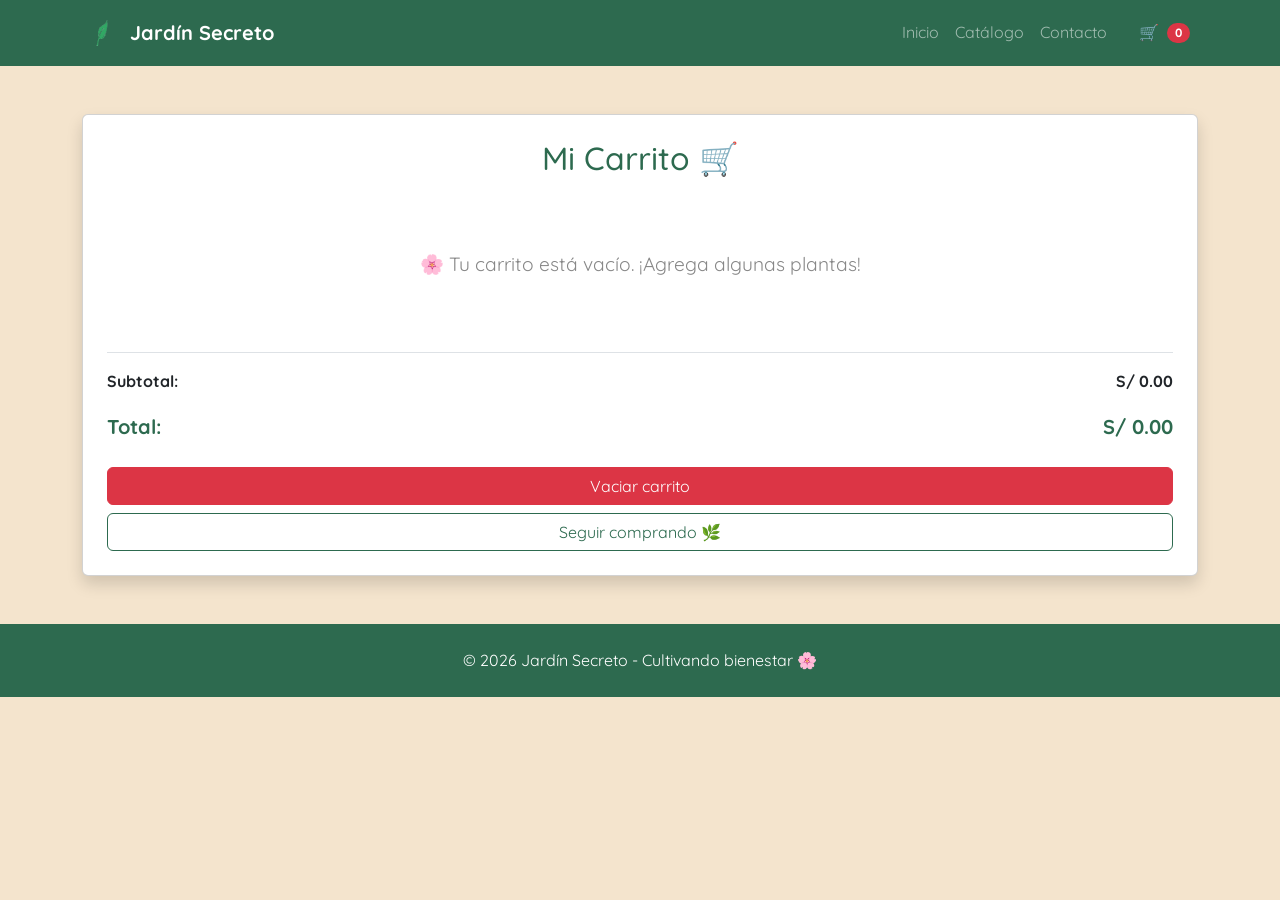
<file: paginas/carrito.html>
<!DOCTYPE html>
<html lang="es">
<head>
    <meta charset="UTF-8" />
    <meta name="viewport" content="width=device-width, initial-scale=1.0" />
    <title>Jardín Secreto | Carrito</title>
    <link href="https://cdn.jsdelivr.net/npm/bootstrap@5.3.8/dist/css/bootstrap.min.css" rel="stylesheet" />
    <link href="https://fonts.googleapis.com/css2?family=Quicksand:wght@300;400;500;600;700&display=swap" rel="stylesheet" />
    <link rel="stylesheet" href="../css/style.css" />
</head>
<body>
    <header class="sticky-top">
        <nav class="navbar navbar-expand-lg navbar-dark bg-success">
            <div class="container">
                <a class="navbar-brand d-flex align-items-center" href="../index.html">
                    <img src="../img/logo.svg" alt="Logo Jardín Secreto" width="40" height="40" class="me-2" />
                    <span class="fw-bold">Jardín Secreto</span>
                </a>
                <button class="navbar-toggler border-0" type="button" data-bs-toggle="collapse" data-bs-target="#menuPrincipal" aria-controls="menuPrincipal" aria-expanded="false" aria-label="Menú de navegación">
                    <span class="navbar-toggler-icon"></span>
                </button>
                <div class="collapse navbar-collapse" id="menuPrincipal">
                    <ul class="navbar-nav ms-auto mb-2 mb-lg-0">
                        <li class="nav-item"><a class="nav-link" href="../index.html">Inicio</a></li>
                        <li class="nav-item"><a class="nav-link" href="catalogo.html">Catálogo</a></li>
                        <li class="nav-item"><a class="nav-link" href="contacto.html">Contacto</a></li>
                    </ul>
                    <a class="carrito-icono ms-lg-3" href="carrito.html">
                        <span>🛒</span>
                        <span class="badge rounded-pill bg-danger" id="contador-header">0</span>
                    </a>
                </div>
            </div>
        </nav>
    </header>
    <main>
        <section class="container my-5">
            <div class="card shadow">
                <div class="card-body p-4">
                    <h2 class="card-title text-center text-success mb-4">Mi Carrito 🛒</h2>
                    <div id="items-carrito" class="items-carrito"></div>
                    <div class="border-top pt-3 mt-3">
                        <div class="d-flex justify-content-between">
                            <p class="fw-bold">Subtotal:</p>
                            <p id="subtotal" class="fw-bold">S/ 0.00</p>
                        </div>
                        <div class="d-flex justify-content-between">
                            <p class="fw-bold fs-5 text-success">Total:</p>
                            <p id="total" class="fw-bold fs-5 text-success">S/ 0.00</p>
                        </div>
                        <button id="vaciar-carrito" class="btn btn-danger w-100 mt-2">Vaciar carrito</button>
                        <a href="catalogo.html" class="btn btn-outline-success w-100 mt-2">Seguir comprando 🌿</a>
                    </div>
                </div>
            </div>
        </section>
    </main>

    <footer class="bg-success text-white text-center py-4 mt-5">
        <p class="mb-0">© 2026 Jardín Secreto - Cultivando bienestar 🌸</p>
    </footer>

    <script src="https://cdn.jsdelivr.net/npm/bootstrap@5.3.8/dist/js/bootstrap.bundle.min.js">
    </script>
    <script src="../js/data.js"></script>
    <script src="../js/carrito.js"></script>
    <script src="../js/storage.js"></script>
    <script src="../js/main.js"></script>

</body>
</html>
</file>
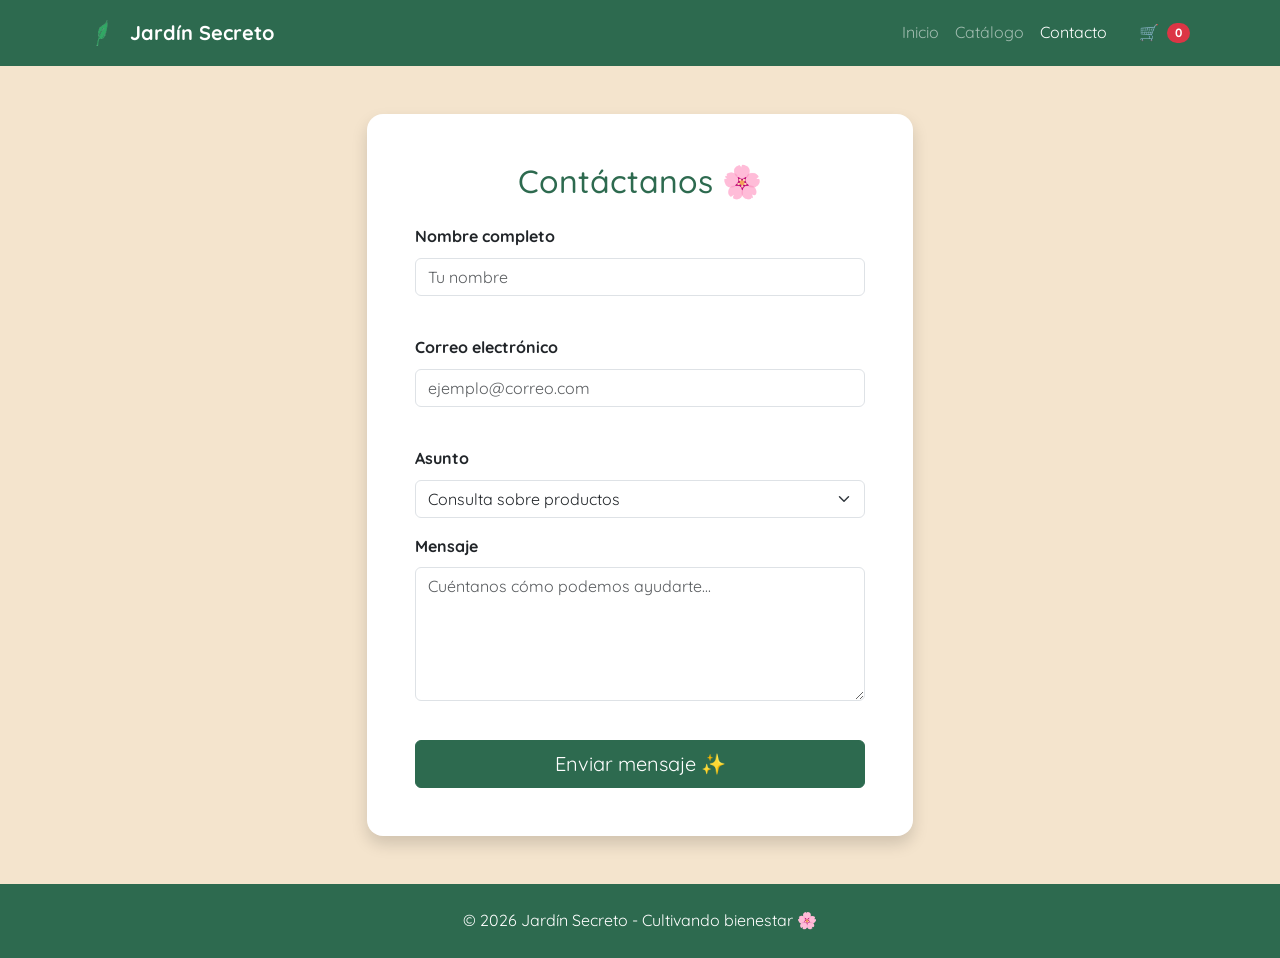
<file: paginas/contacto.html>
<!DOCTYPE html>
<html lang="es">
<head>
    <meta charset="UTF-8" />
    <meta name="viewport" content="width=device-width, initial-scale=1.0" />
    <title>Jardín Secreto | Contacto</title>
    <link href="https://cdn.jsdelivr.net/npm/bootstrap@5.3.8/dist/css/bootstrap.min.css" rel="stylesheet" />
    <link href="https://fonts.googleapis.com/css2?family=Quicksand:wght@300;400;500;600;700&display=swap" rel="stylesheet" />
    <link rel="stylesheet" href="../css/style.css" />
</head>
<body>
    <header class="sticky-top">
        <nav class="navbar navbar-expand-lg navbar-dark bg-success">
            <div class="container">
                <a class="navbar-brand d-flex align-items-center" href="../index.html">
                    <img src="../img/logo.svg" alt="Logo Jardín Secreto" width="40" height="40" class="me-2" />
                    <span class="fw-bold">Jardín Secreto</span>
                </a>
                <button class="navbar-toggler border-0" type="button" data-bs-toggle="collapse" data-bs-target="#menuPrincipal" aria-controls="menuPrincipal" aria-expanded="false" aria-label="Menú de navegación">
                    <span class="navbar-toggler-icon"></span>
                </button>
                <div class="collapse navbar-collapse" id="menuPrincipal">
                    <ul class="navbar-nav ms-auto mb-2 mb-lg-0">
                        <li class="nav-item"><a class="nav-link" href="../index.html">Inicio</a></li>
                        <li class="nav-item"><a class="nav-link" href="catalogo.html">Catálogo</a></li>
                        <li class="nav-item"><a class="nav-link active" href="contacto.html">Contacto</a></li>
                    </ul>
                    <a class="carrito-icono ms-lg-3" href="carrito.html">
                        <span>🛒</span>
                        <span class="badge rounded-pill bg-danger" id="contador-header">0</span>
                    </a>
                </div>
            </div>
        </nav>
    </header>

    <main>
        <div class="container my-5">
            <div class="row justify-content-center">
                <div class="col-12 col-md-8 col-lg-6">
                    <div class="card shadow border-0 rounded-4">
                        <div class="card-body p-4 p-md-5 formulario-container">
                            <h2 class="card-title text-center text-success mb-4">Contáctanos 🌸</h2>

                            <form id="contactoForm" novalidate>
                                <div class="mb-3">
                                    <label for="nombre" class="form-label fw-bold">Nombre completo</label>
                                    <input type="text" id="nombre" name="nombre" class="form-control" placeholder="Tu nombre" required aria-describedby="error-nombre" />
                                    <small class="text-danger error-mensaje" id="error-nombre"></small>
                                </div>

                                <div class="mb-3">
                                    <label for="email" class="form-label fw-bold">Correo electrónico</label>
                                    <input type="email" id="email" name="email" class="form-control" placeholder="ejemplo@correo.com" required aria-describedby="error-email" />
                                    <small class="text-danger error-mensaje" id="error-email"></small>
                                </div>

                                <div class="mb-3">
                                    <label for="asunto" class="form-label fw-bold">Asunto</label>
                                    <select id="asunto" name="asunto" class="form-select">
                                        <option value="consulta">Consulta sobre productos</option>
                                        <option value="pedido">Sobre mi pedido</option>
                                        <option value="sugerencia">Sugerencia</option>
                                        <option value="reclamo">Reclamo</option>
                                    </select>
                                </div>

                                <div class="mb-3">
                                    <label for="mensaje" class="form-label fw-bold">Mensaje</label>
                                    <textarea id="mensaje" name="mensaje" class="form-control" rows="5" placeholder="Cuéntanos cómo podemos ayudarte..." required aria-describedby="error-mensaje"></textarea>
                                    <small class="text-danger error-mensaje" id="error-mensaje"></small>
                                </div>

                                <button type="submit" class="btn btn-success w-100 py-2 fs-5">
                                    Enviar mensaje ✨
                                </button>
                            </form>
                        </div>
                    </div>
                </div>
            </div>
        </div>
    </main>

    <footer class="bg-success text-white text-center py-4 mt-5">
        <p class="mb-0">© 2026 Jardín Secreto - Cultivando bienestar 🌸</p>
    </footer>

    <script src="https://cdn.jsdelivr.net/npm/bootstrap@5.3.8/dist/js/bootstrap.bundle.min.js">
    </script>
    <script src="../js/data.js"></script>
    <script src="../js/carrito.js"></script>
    <script src="../js/storage.js"></script>
    <script src="../js/validaciones.js"></script>
    <script src="../js/main.js"></script>

</body>
</html>
</file>
<file: css/style.css>
@import url('variables.css');
@import url('animaciones.css');
@import url('componentes.css');

* {
    margin: 0;
    padding: 0;
    box-sizing: border-box;
}

body {
    font-family: 'Quicksand', sans-serif;
    background-color: var(--crema);
    color: var(--texto-oscuro);
    line-height: 1.6;
    overflow-x: hidden;
}

.btn-success {
    background-color: var(--verde-primario);
    border-color: var(--verde-primario);
}

.btn-success:hover {
    background-color: var(--verde-claro);
    border-color: var(--verde-claro);
}

.btn-success:active,
.btn-success:focus {
    background-color: var(--verde-primario);
    border-color: var(--verde-primario);
    box-shadow: 0 0 0 0.25rem rgba(45, 106, 79, 0.25);
}

.btn-outline-success {
    color: var(--verde-primario);
    border-color: var(--verde-primario);
}

.btn-outline-success:hover {
    background-color: var(--verde-primario);
    border-color: var(--verde-primario);
}

.btn-outline-success.active {
    background-color: var(--verde-primario);
    border-color: var(--verde-primario);
    color: white;
}

.bg-success {
    background-color: var(--verde-primario) !important;
}

.text-success {
    color: var(--verde-primario) !important;
}

footer {
    background-color: var(--verde-primario);
    color: white;
    text-align: center;
    padding: 2rem;
    margin-top: 3rem;
}

.card-producto {
    transition: transform 0.3s ease, box-shadow 0.3s ease;
}

.card-producto:hover {
    transform: translateY(-5px);
    box-shadow: 0 10px 25px rgba(0, 0, 0, 0.15) !important;
}

.card-producto .card-img-top {
    height: 200px;
    object-fit: cover;
}
</file>
